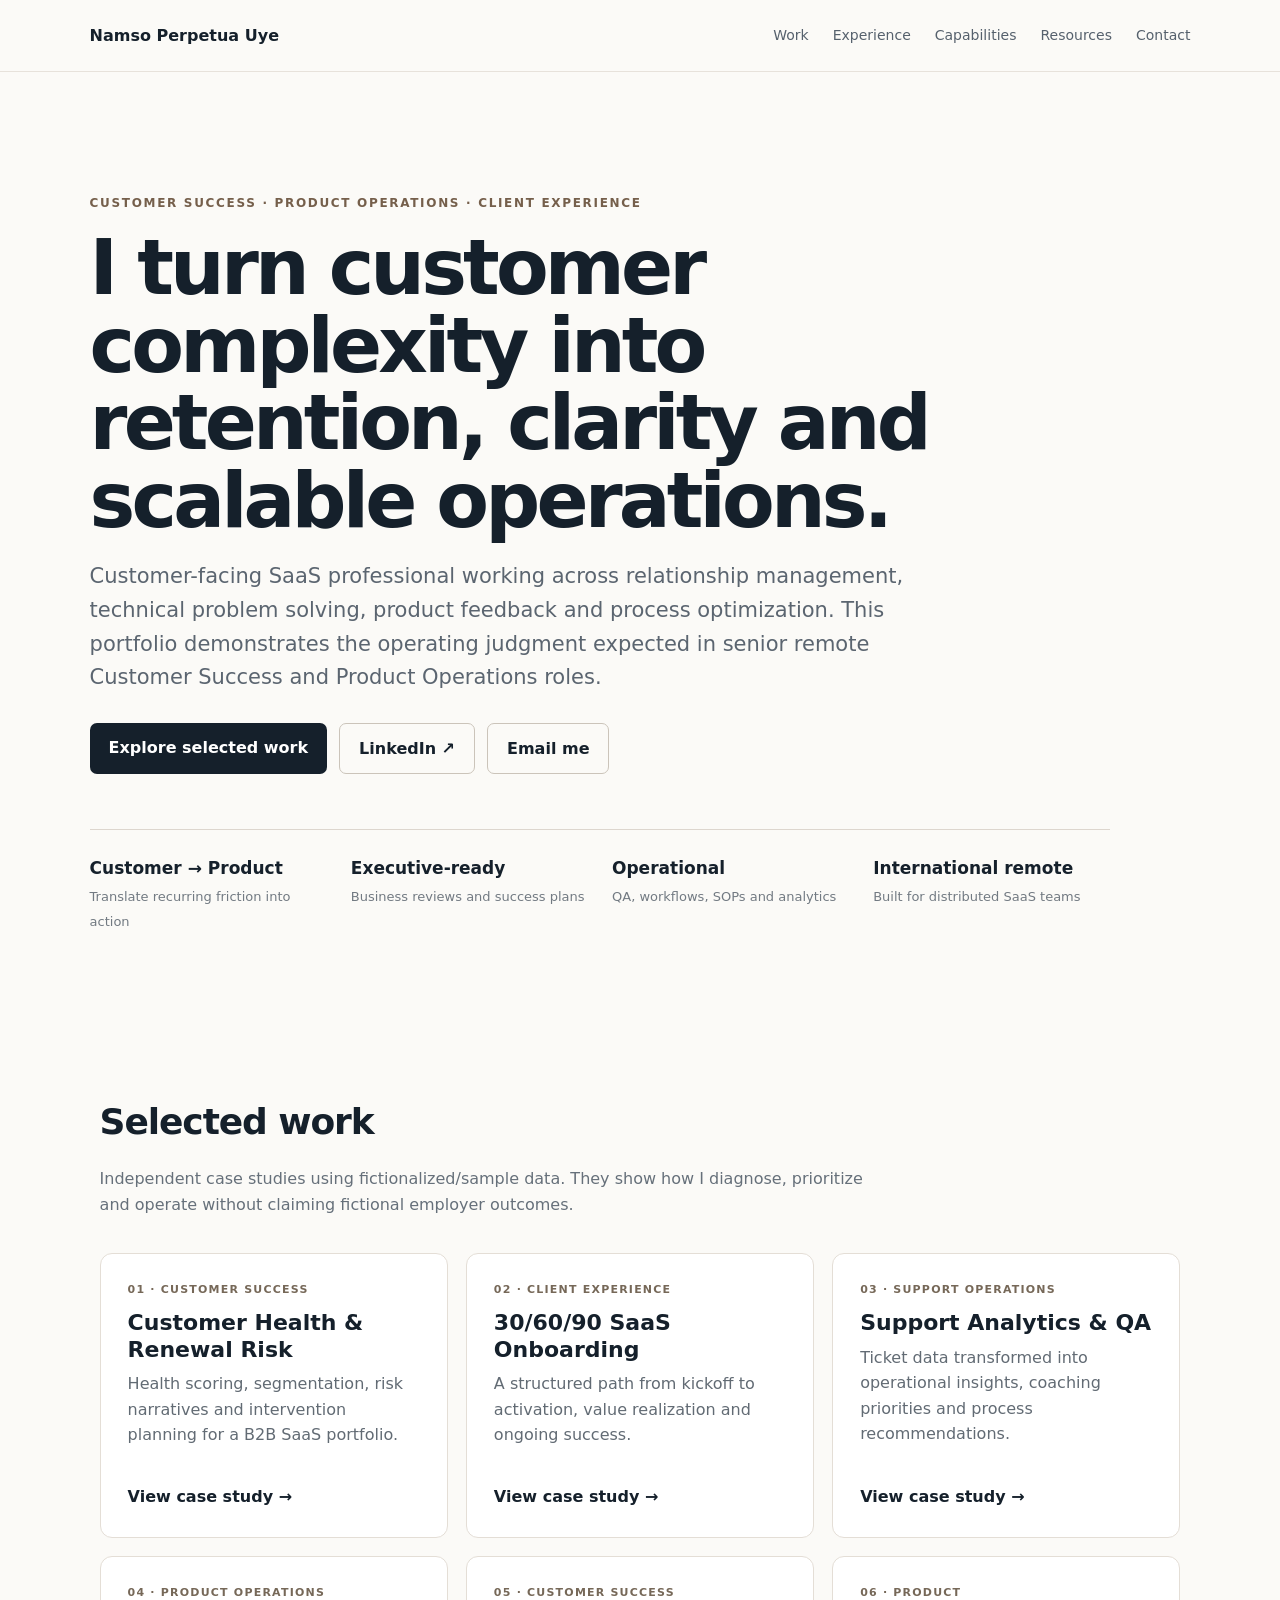
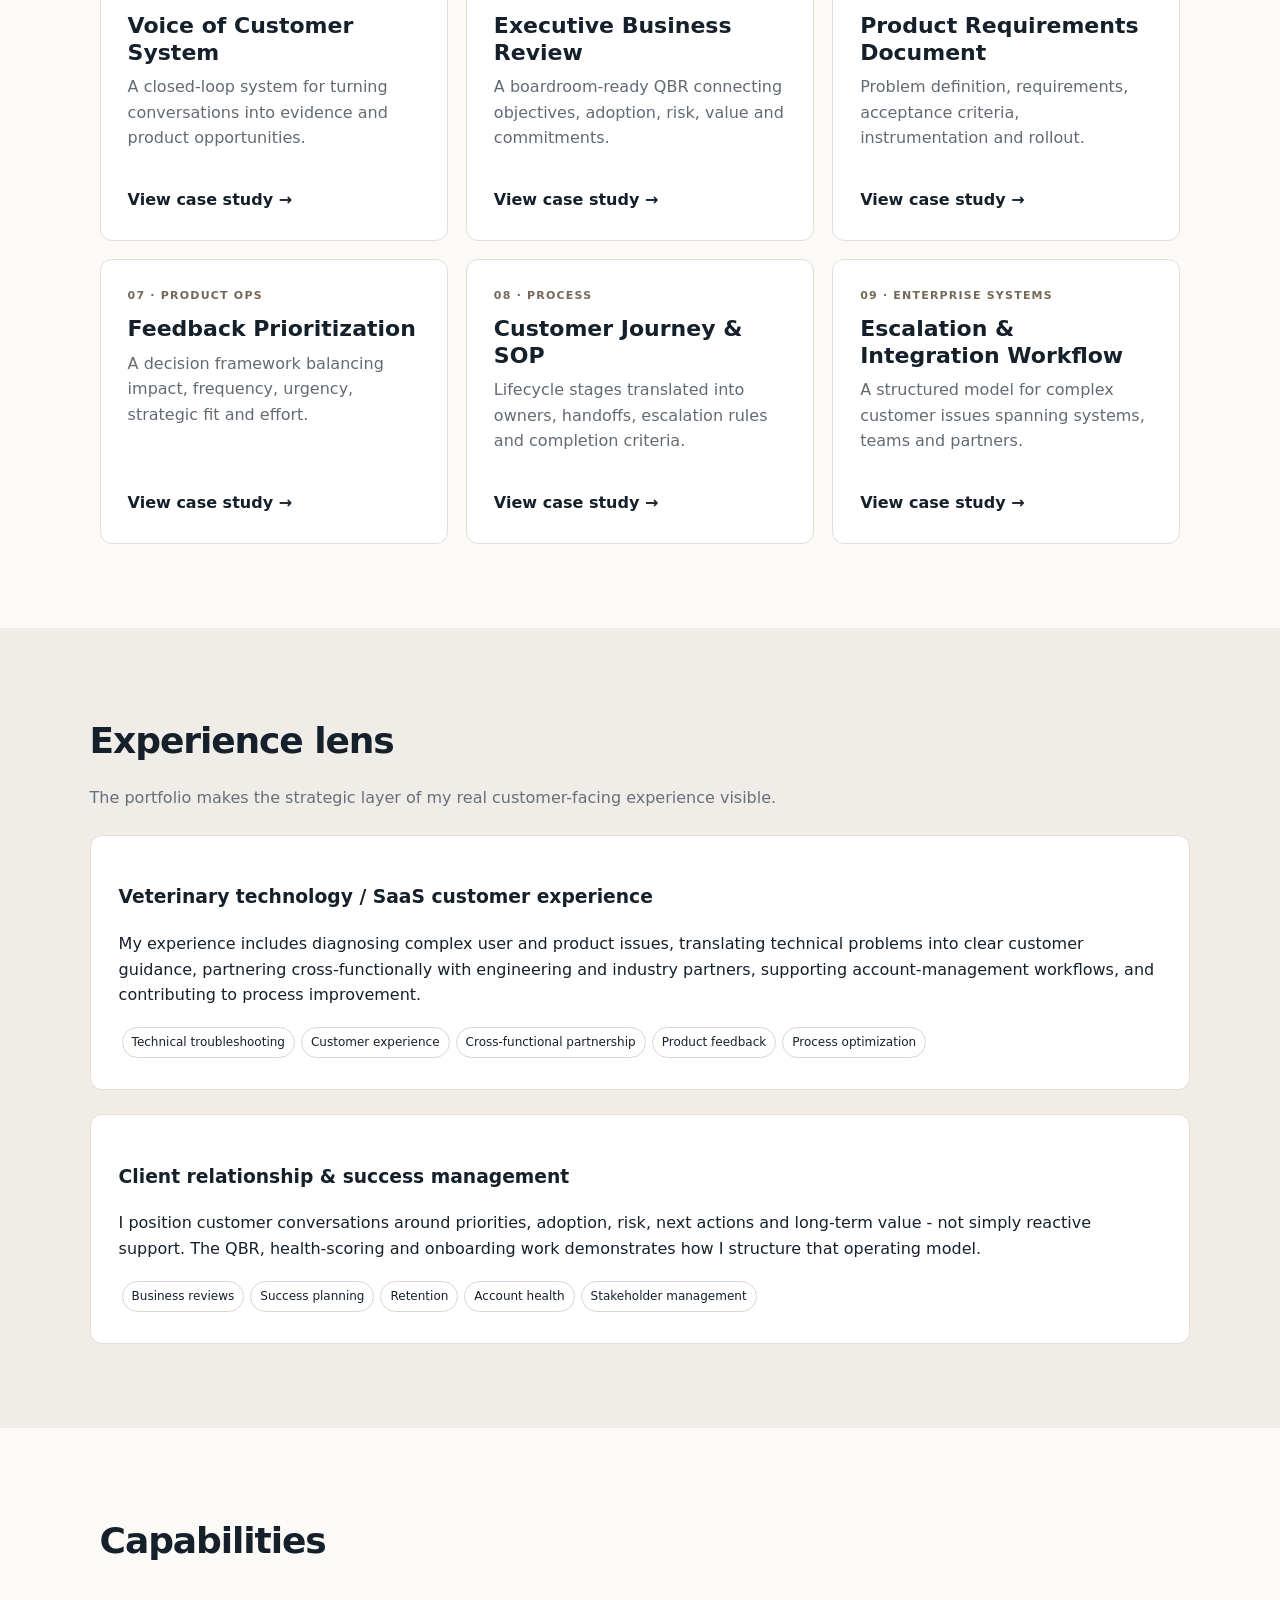
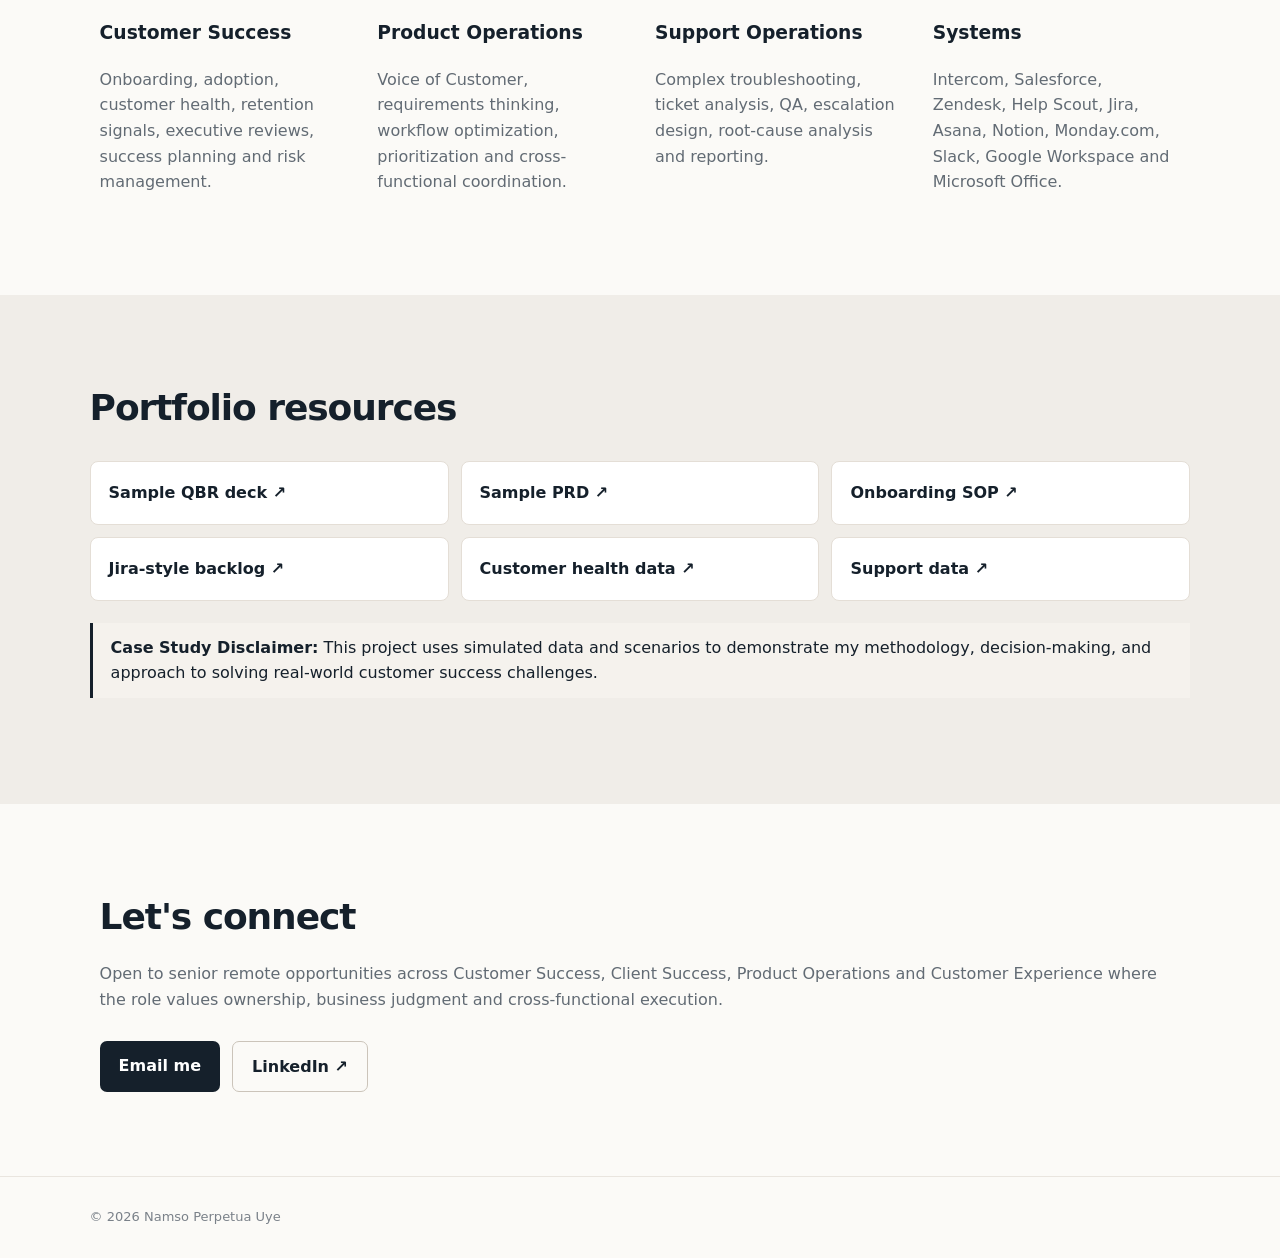
<file: index.html>
<!doctype html><html><head><meta charset="utf-8"><meta name="viewport" content="width=device-width,initial-scale=1"><title>Namso Perpetua Uye | Customer Success & Product Operations</title><link rel="stylesheet" href="styles.css"></head><body><header class="nav"><a class="brand" href="#top">Namso Perpetua Uye</a><nav><a href="#work">Work</a><a href="#experience">Experience</a><a href="#capabilities">Capabilities</a><a href="#resources">Resources</a><a href="#contact">Contact</a></nav></header><main id="top">
<section class="hero"><p class="eyebrow">CUSTOMER SUCCESS · PRODUCT OPERATIONS · CLIENT EXPERIENCE</p><h1>I turn customer complexity into retention, clarity and scalable operations.</h1><p class="lead">Customer-facing SaaS professional working across relationship management, technical problem solving, product feedback and process optimization. This portfolio demonstrates the operating judgment expected in senior remote Customer Success and Product Operations roles.</p><div class="buttons"><a class="button" href="#work">Explore selected work</a><a class="button secondary" href="https://www.linkedin.com/in/namsouye/" target="_blank">LinkedIn ↗</a><a class="button secondary" href="mailto:namsoperpetua@gmail.com">Email me</a></div><div class="proof"><div><strong>Customer → Product</strong><span>Translate recurring friction into action</span></div><div><strong>Executive-ready</strong><span>Business reviews and success plans</span></div><div><strong>Operational</strong><span>QA, workflows, SOPs and analytics</span></div><div><strong>International remote</strong><span>Built for distributed SaaS teams</span></div></div></section>
<section id="work" class="section"><h2>Selected work</h2><p class="section-intro">Independent case studies using fictionalized/sample data. They show how I diagnose, prioritize and operate without claiming fictional employer outcomes.</p><div class="grid"><article class="card"><span>01 · CUSTOMER SUCCESS</span><h3>Customer Health & Renewal Risk</h3><p>Health scoring, segmentation, risk narratives and intervention planning for a B2B SaaS portfolio.</p><a href="case-studies/customer-health.html">View case study →</a></article><article class="card"><span>02 · CLIENT EXPERIENCE</span><h3>30/60/90 SaaS Onboarding</h3><p>A structured path from kickoff to activation, value realization and ongoing success.</p><a href="case-studies/onboarding.html">View case study →</a></article><article class="card"><span>03 · SUPPORT OPERATIONS</span><h3>Support Analytics & QA</h3><p>Ticket data transformed into operational insights, coaching priorities and process recommendations.</p><a href="case-studies/support-ops.html">View case study →</a></article><article class="card"><span>04 · PRODUCT OPERATIONS</span><h3>Voice of Customer System</h3><p>A closed-loop system for turning conversations into evidence and product opportunities.</p><a href="case-studies/voc.html">View case study →</a></article><article class="card"><span>05 · CUSTOMER SUCCESS</span><h3>Executive Business Review</h3><p>A boardroom-ready QBR connecting objectives, adoption, risk, value and commitments.</p><a href="case-studies/qbr.html">View case study →</a></article><article class="card"><span>06 · PRODUCT</span><h3>Product Requirements Document</h3><p>Problem definition, requirements, acceptance criteria, instrumentation and rollout.</p><a href="case-studies/prd.html">View case study →</a></article><article class="card"><span>07 · PRODUCT OPS</span><h3>Feedback Prioritization</h3><p>A decision framework balancing impact, frequency, urgency, strategic fit and effort.</p><a href="case-studies/prioritization.html">View case study →</a></article><article class="card"><span>08 · PROCESS</span><h3>Customer Journey & SOP</h3><p>Lifecycle stages translated into owners, handoffs, escalation rules and completion criteria.</p><a href="case-studies/journey-sop.html">View case study →</a></article><article class="card"><span>09 · ENTERPRISE SYSTEMS</span><h3>Escalation & Integration Workflow</h3><p>A structured model for complex customer issues spanning systems, teams and partners.</p><a href="case-studies/escalation.html">View case study →</a></article></div></section>
<section id="experience" class="section muted"><h2>Experience lens</h2><p class="section-intro">The portfolio makes the strategic layer of my real customer-facing experience visible.</p><div class="experience"><h3>Veterinary technology / SaaS customer experience</h3><p>My experience includes diagnosing complex user and product issues, translating technical problems into clear customer guidance, partnering cross-functionally with engineering and industry partners, supporting account-management workflows, and contributing to process improvement.</p><span class="tag">Technical troubleshooting</span><span class="tag">Customer experience</span><span class="tag">Cross-functional partnership</span><span class="tag">Product feedback</span><span class="tag">Process optimization</span></div><div class="experience"><h3>Client relationship & success management</h3><p>I position customer conversations around priorities, adoption, risk, next actions and long-term value - not simply reactive support. The QBR, health-scoring and onboarding work demonstrates how I structure that operating model.</p><span class="tag">Business reviews</span><span class="tag">Success planning</span><span class="tag">Retention</span><span class="tag">Account health</span><span class="tag">Stakeholder management</span></div></section>
<section id="capabilities" class="section"><h2>Capabilities</h2><div class="cap-grid"><div><h3>Customer Success</h3><p>Onboarding, adoption, customer health, retention signals, executive reviews, success planning and risk management.</p></div><div><h3>Product Operations</h3><p>Voice of Customer, requirements thinking, workflow optimization, prioritization and cross-functional coordination.</p></div><div><h3>Support Operations</h3><p>Complex troubleshooting, ticket analysis, QA, escalation design, root-cause analysis and reporting.</p></div><div><h3>Systems</h3><p>Intercom, Salesforce, Zendesk, Help Scout, Jira, Asana, Notion, Monday.com, Slack, Google Workspace and Microsoft Office.</p></div></div></section>
<section id="resources" class="section muted"><h2>Portfolio resources</h2><p></p><div class="resource-grid"><a href="deliverables/Namso_Perpetua_Uye_QBR.pptx">Sample QBR deck ↗</a><a href="deliverables/Namso_Perpetua_Uye_PRD.pdf">Sample PRD ↗</a><a href="deliverables/Namso_Perpetua_Uye_Onboarding_SOP.pdf">Onboarding SOP ↗</a><a href="assets/product_backlog.csv">Jira-style backlog ↗</a><a href="assets/customer_health_data.csv">Customer health data ↗</a><a href="assets/support_ticket_data.csv">Support data ↗</a></div><div class="callout"><strong>Case Study Disclaimer:</strong> This project uses simulated data and scenarios to demonstrate my methodology, decision-making, and approach to solving real-world customer success challenges.</div></section>
<section id="contact" class="section contact"><h2>Let's connect</h2><p>Open to senior remote opportunities across Customer Success, Client Success, Product Operations and Customer Experience where the role values ownership, business judgment and cross-functional execution.</p><div class="buttons"><a class="button" href="mailto:namsoperpetua@gmail.com">Email me</a><a class="button secondary" href="https://www.linkedin.com/in/namsouye/" target="_blank">LinkedIn ↗</a></div></section></main><footer>© 2026 Namso Perpetua Uye</footer></body></html>
</file>
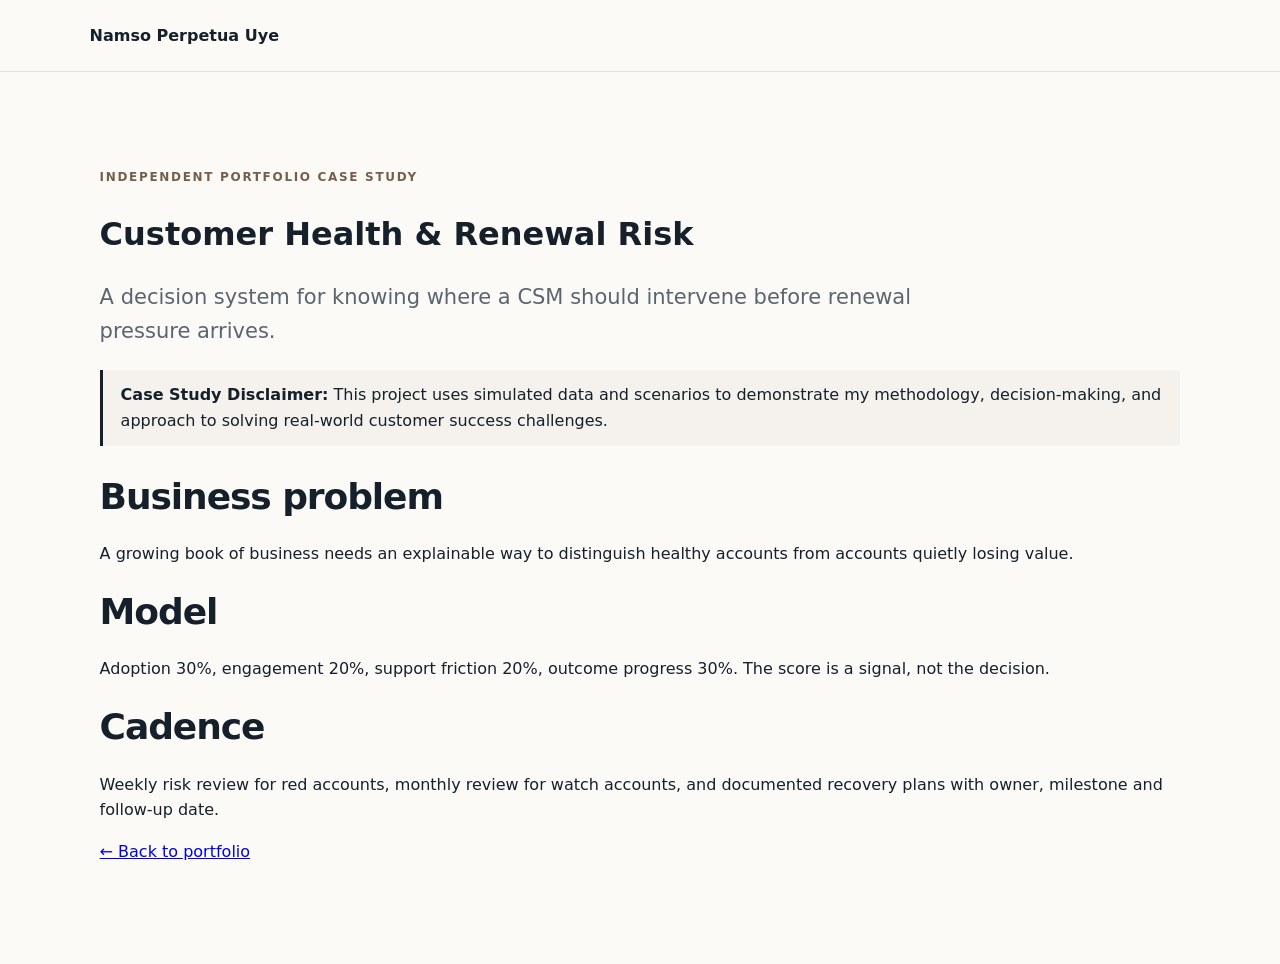
<file: case-studies/customer-health.html>
<!doctype html><html><head><meta charset="utf-8"><meta name="viewport" content="width=device-width,initial-scale=1"><title>Customer Health & Renewal Risk | Namso Perpetua Uye</title><link rel="stylesheet" href="../styles.css"></head><body><header class="nav"><a class="brand" href="../index.html">Namso Perpetua Uye</a></header><main class="section"><p class="eyebrow">INDEPENDENT PORTFOLIO CASE STUDY</p><h1>Customer Health & Renewal Risk</h1><p class="lead">A decision system for knowing where a CSM should intervene before renewal pressure arrives.</p><div class="callout"><strong>Case Study Disclaimer:</strong> This project uses simulated data and scenarios to demonstrate my methodology, decision-making, and approach to solving real-world customer success challenges.</div><h2>Business problem</h2><p>A growing book of business needs an explainable way to distinguish healthy accounts from accounts quietly losing value.</p><h2>Model</h2><p>Adoption 30%, engagement 20%, support friction 20%, outcome progress 30%. The score is a signal, not the decision.</p><h2>Cadence</h2><p>Weekly risk review for red accounts, monthly review for watch accounts, and documented recovery plans with owner, milestone and follow-up date.</p><p><a href="../index.html">← Back to portfolio</a></p></main></body></html>
</file>
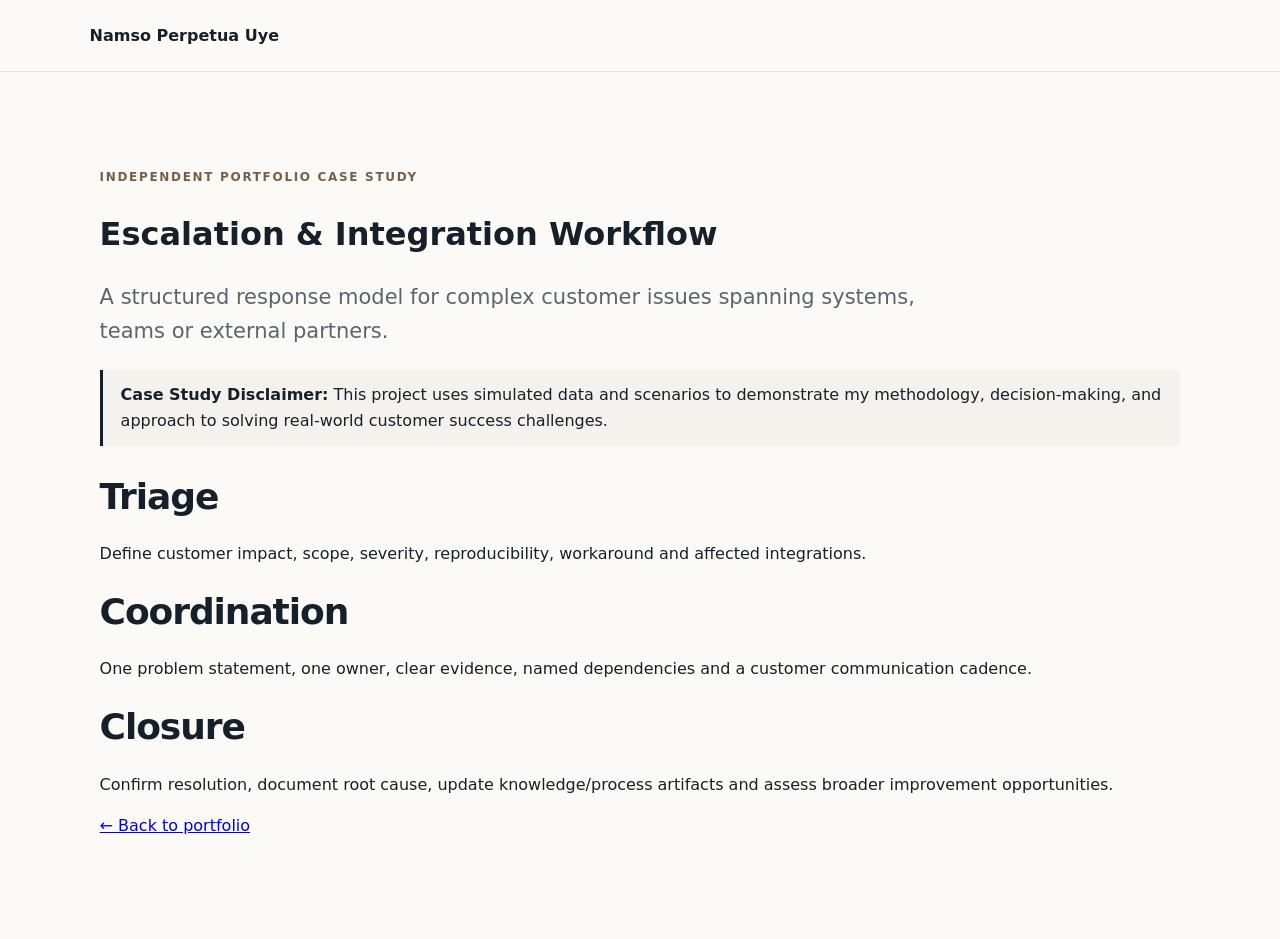
<file: case-studies/escalation.html>
<!doctype html><html><head><meta charset="utf-8"><meta name="viewport" content="width=device-width,initial-scale=1"><title>Escalation & Integration Workflow | Namso Perpetua Uye</title><link rel="stylesheet" href="../styles.css"></head><body><header class="nav"><a class="brand" href="../index.html">Namso Perpetua Uye</a></header><main class="section"><p class="eyebrow">INDEPENDENT PORTFOLIO CASE STUDY</p><h1>Escalation & Integration Workflow</h1><p class="lead">A structured response model for complex customer issues spanning systems, teams or external partners.</p><div class="callout"><strong>Case Study Disclaimer:</strong> This project uses simulated data and scenarios to demonstrate my methodology, decision-making, and approach to solving real-world customer success challenges.</div><h2>Triage</h2><p>Define customer impact, scope, severity, reproducibility, workaround and affected integrations.</p><h2>Coordination</h2><p>One problem statement, one owner, clear evidence, named dependencies and a customer communication cadence.</p><h2>Closure</h2><p>Confirm resolution, document root cause, update knowledge/process artifacts and assess broader improvement opportunities.</p><p><a href="../index.html">← Back to portfolio</a></p></main></body></html>
</file>
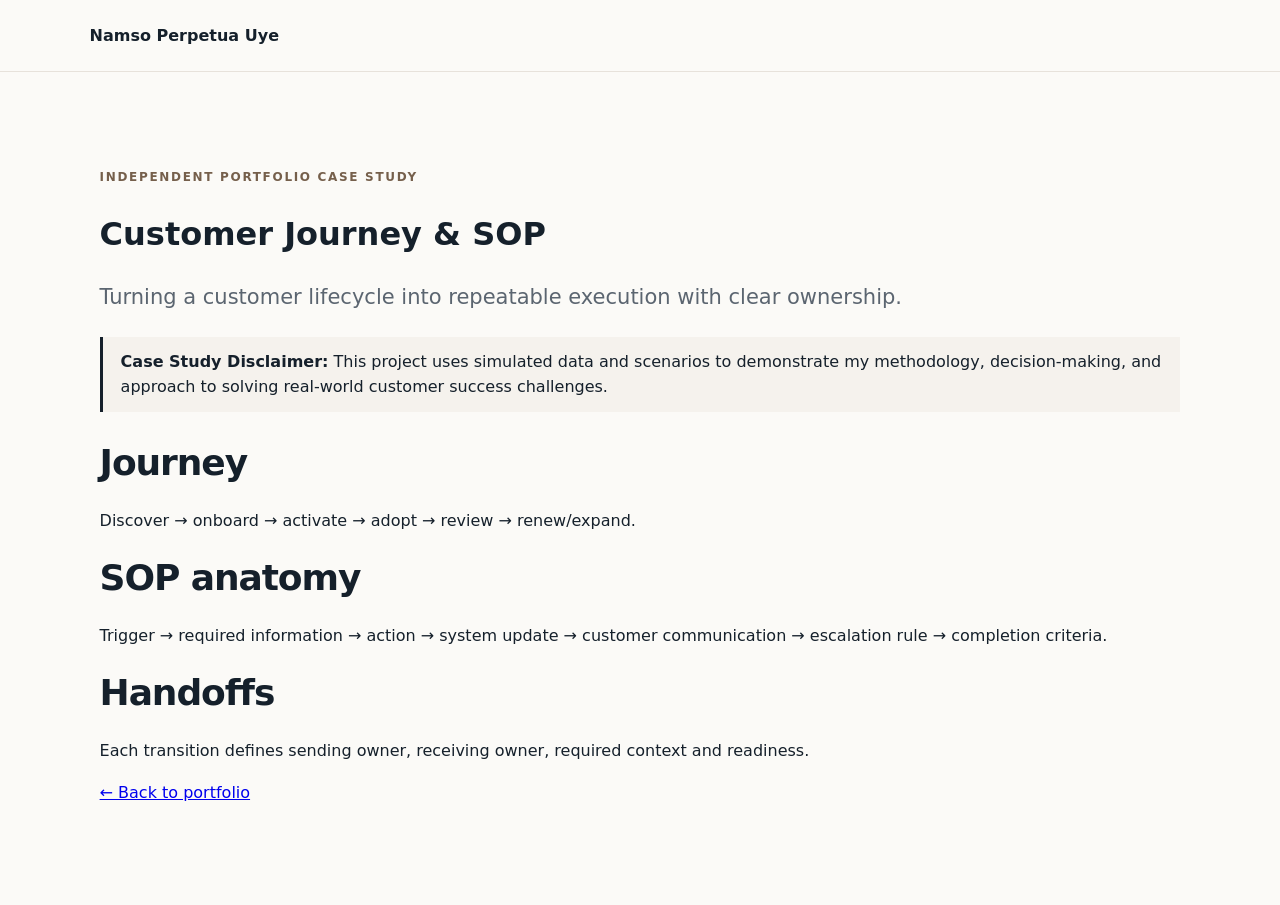
<file: case-studies/journey-sop.html>
<!doctype html><html><head><meta charset="utf-8"><meta name="viewport" content="width=device-width,initial-scale=1"><title>Customer Journey & SOP | Namso Perpetua Uye</title><link rel="stylesheet" href="../styles.css"></head><body><header class="nav"><a class="brand" href="../index.html">Namso Perpetua Uye</a></header><main class="section"><p class="eyebrow">INDEPENDENT PORTFOLIO CASE STUDY</p><h1>Customer Journey & SOP</h1><p class="lead">Turning a customer lifecycle into repeatable execution with clear ownership.</p><div class="callout"><strong>Case Study Disclaimer:</strong> This project uses simulated data and scenarios to demonstrate my methodology, decision-making, and approach to solving real-world customer success challenges.</div><h2>Journey</h2><p>Discover → onboard → activate → adopt → review → renew/expand.</p><h2>SOP anatomy</h2><p>Trigger → required information → action → system update → customer communication → escalation rule → completion criteria.</p><h2>Handoffs</h2><p>Each transition defines sending owner, receiving owner, required context and readiness.</p><p><a href="../index.html">← Back to portfolio</a></p></main></body></html>
</file>
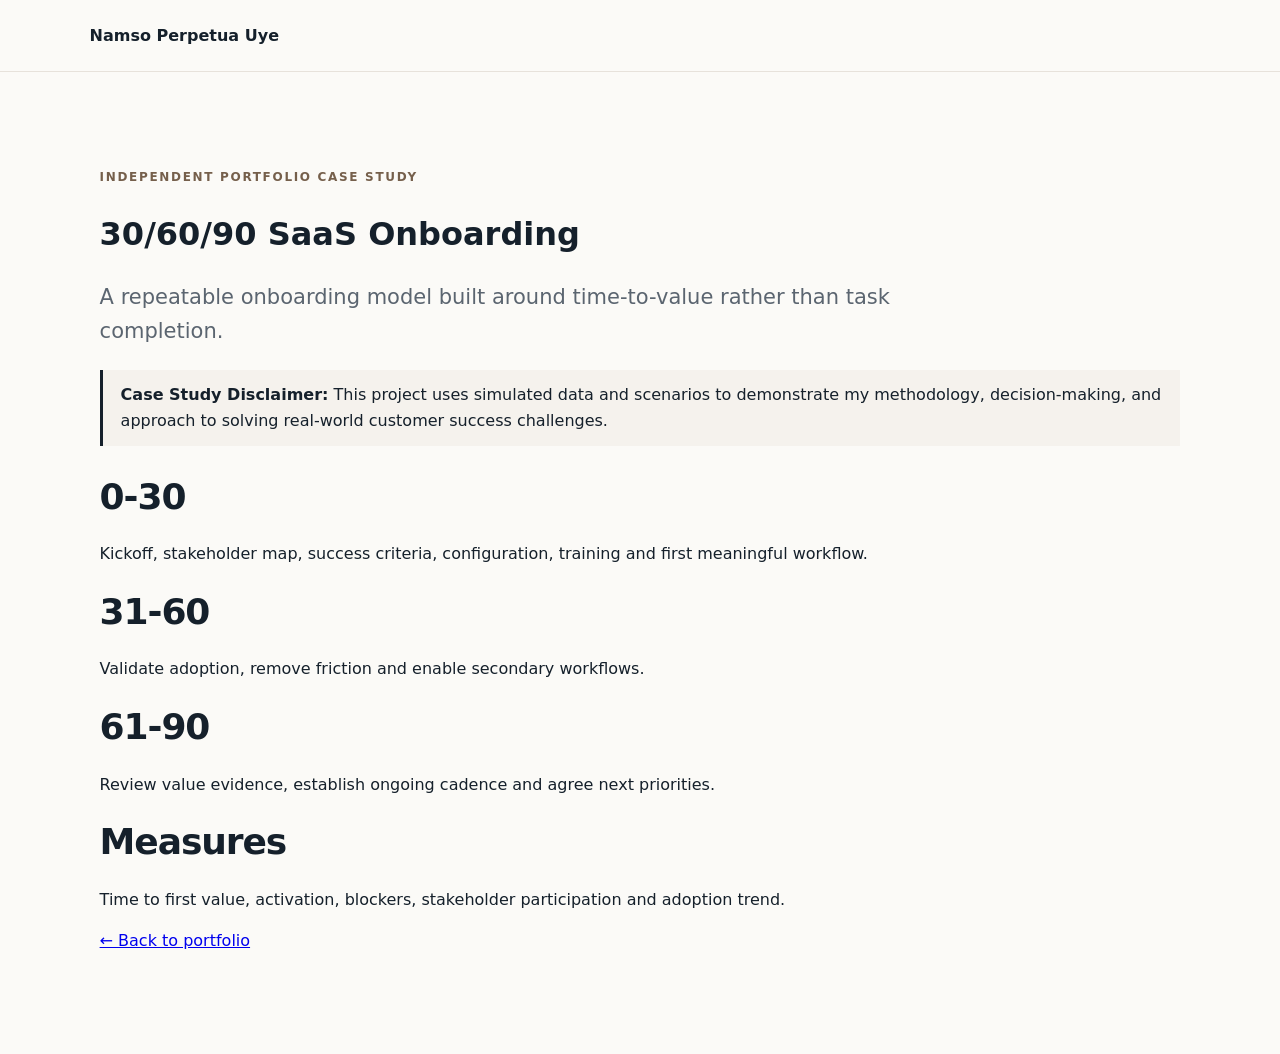
<file: case-studies/onboarding.html>
<!doctype html><html><head><meta charset="utf-8"><meta name="viewport" content="width=device-width,initial-scale=1"><title>30/60/90 SaaS Onboarding | Namso Perpetua Uye</title><link rel="stylesheet" href="../styles.css"></head><body><header class="nav"><a class="brand" href="../index.html">Namso Perpetua Uye</a></header><main class="section"><p class="eyebrow">INDEPENDENT PORTFOLIO CASE STUDY</p><h1>30/60/90 SaaS Onboarding</h1><p class="lead">A repeatable onboarding model built around time-to-value rather than task completion.</p><div class="callout"><strong>Case Study Disclaimer:</strong> This project uses simulated data and scenarios to demonstrate my methodology, decision-making, and approach to solving real-world customer success challenges.</div><h2>0-30</h2><p>Kickoff, stakeholder map, success criteria, configuration, training and first meaningful workflow.</p><h2>31-60</h2><p>Validate adoption, remove friction and enable secondary workflows.</p><h2>61-90</h2><p>Review value evidence, establish ongoing cadence and agree next priorities.</p><h2>Measures</h2><p>Time to first value, activation, blockers, stakeholder participation and adoption trend.</p><p><a href="../index.html">← Back to portfolio</a></p></main></body></html>
</file>
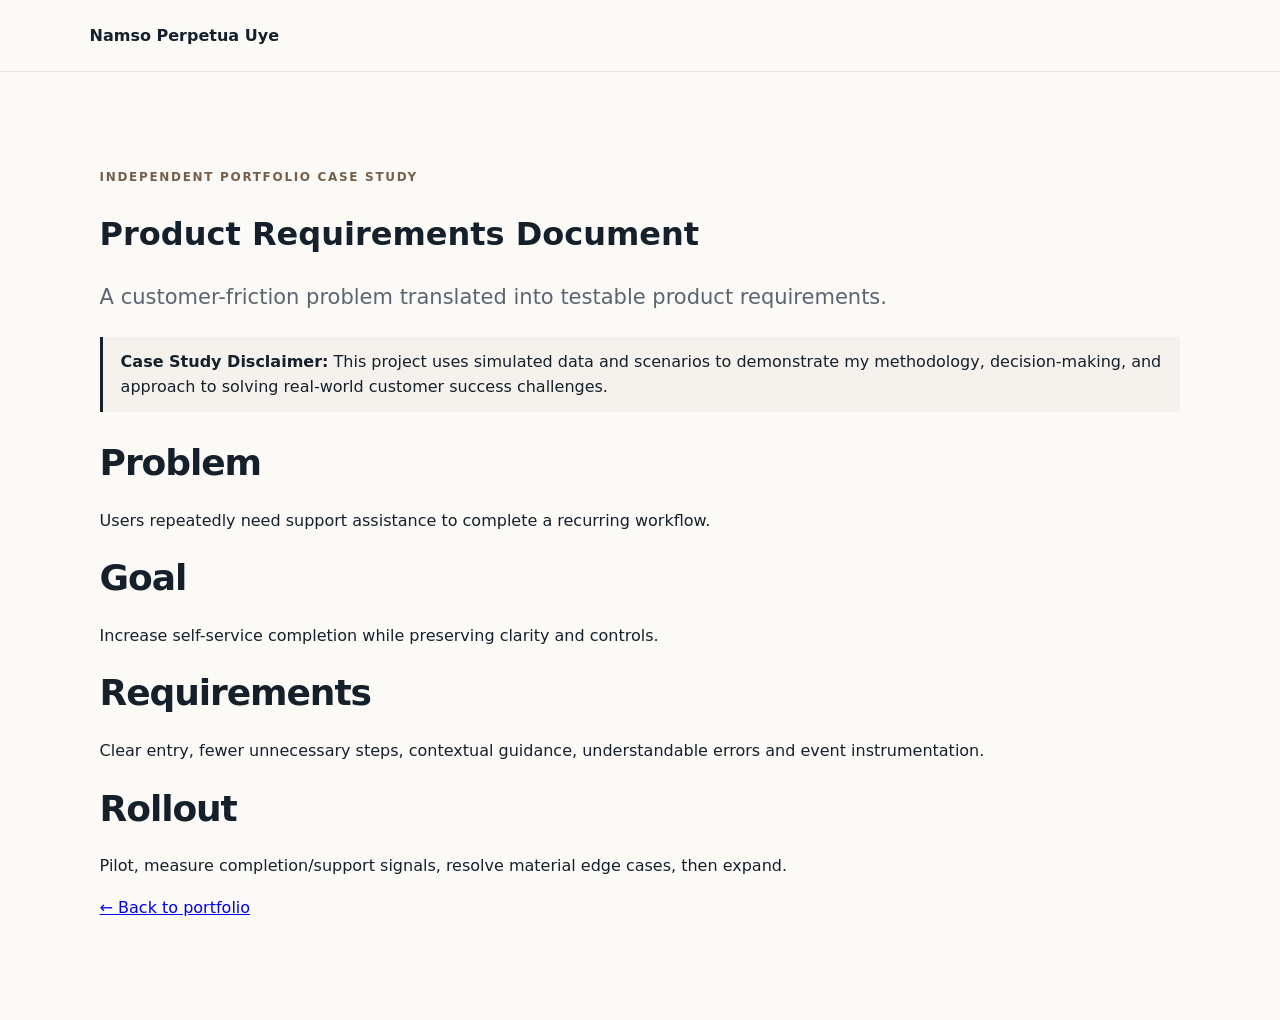
<file: case-studies/prd.html>
<!doctype html><html><head><meta charset="utf-8"><meta name="viewport" content="width=device-width,initial-scale=1"><title>Product Requirements Document | Namso Perpetua Uye</title><link rel="stylesheet" href="../styles.css"></head><body><header class="nav"><a class="brand" href="../index.html">Namso Perpetua Uye</a></header><main class="section"><p class="eyebrow">INDEPENDENT PORTFOLIO CASE STUDY</p><h1>Product Requirements Document</h1><p class="lead">A customer-friction problem translated into testable product requirements.</p><div class="callout"><strong>Case Study Disclaimer:</strong> This project uses simulated data and scenarios to demonstrate my methodology, decision-making, and approach to solving real-world customer success challenges.</div><h2>Problem</h2><p>Users repeatedly need support assistance to complete a recurring workflow.</p><h2>Goal</h2><p>Increase self-service completion while preserving clarity and controls.</p><h2>Requirements</h2><p>Clear entry, fewer unnecessary steps, contextual guidance, understandable errors and event instrumentation.</p><h2>Rollout</h2><p>Pilot, measure completion/support signals, resolve material edge cases, then expand.</p><p><a href="../index.html">← Back to portfolio</a></p></main></body></html>
</file>
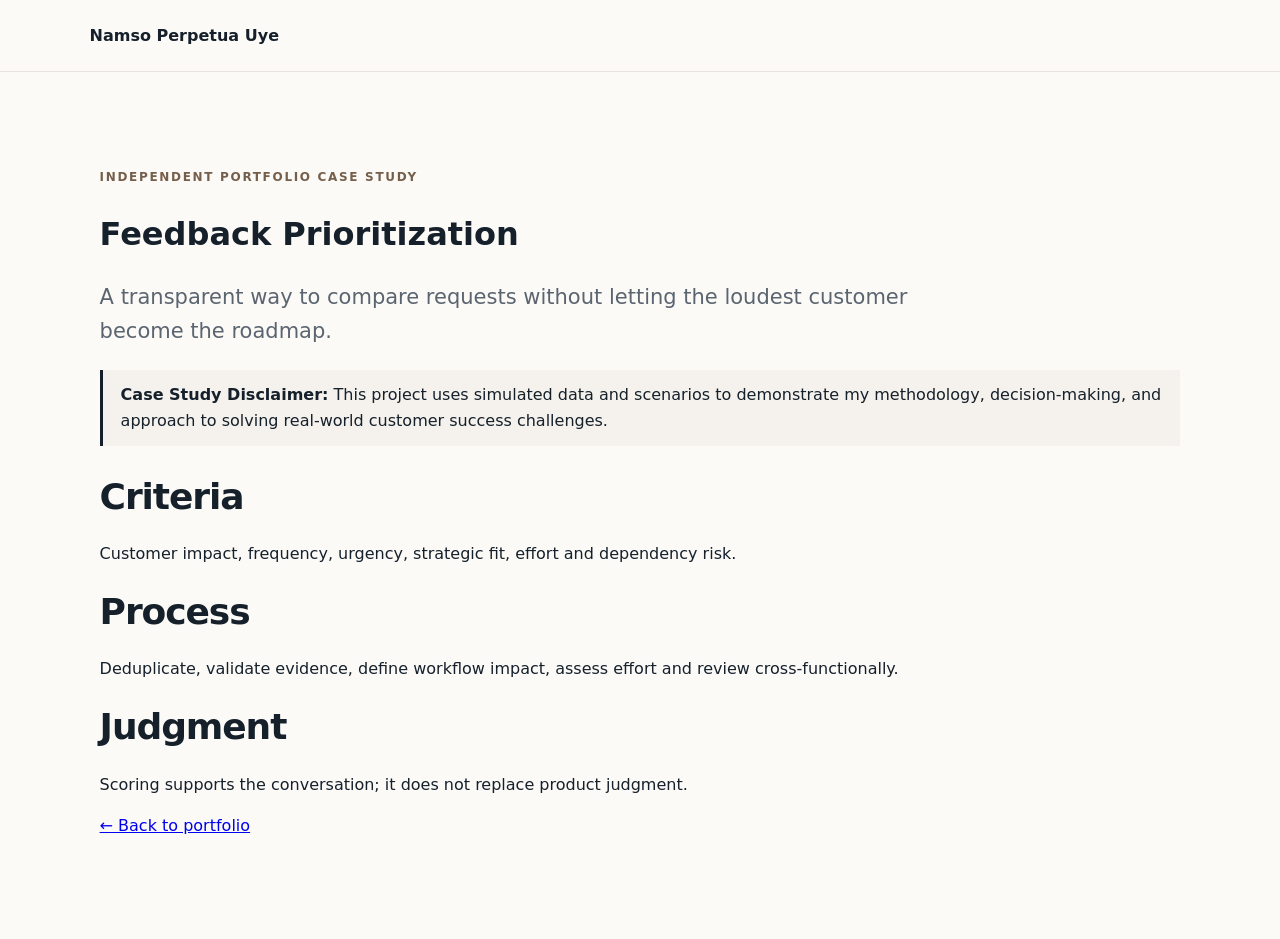
<file: case-studies/prioritization.html>
<!doctype html><html><head><meta charset="utf-8"><meta name="viewport" content="width=device-width,initial-scale=1"><title>Feedback Prioritization | Namso Perpetua Uye</title><link rel="stylesheet" href="../styles.css"></head><body><header class="nav"><a class="brand" href="../index.html">Namso Perpetua Uye</a></header><main class="section"><p class="eyebrow">INDEPENDENT PORTFOLIO CASE STUDY</p><h1>Feedback Prioritization</h1><p class="lead">A transparent way to compare requests without letting the loudest customer become the roadmap.</p><div class="callout"><strong>Case Study Disclaimer:</strong> This project uses simulated data and scenarios to demonstrate my methodology, decision-making, and approach to solving real-world customer success challenges.</div><h2>Criteria</h2><p>Customer impact, frequency, urgency, strategic fit, effort and dependency risk.</p><h2>Process</h2><p>Deduplicate, validate evidence, define workflow impact, assess effort and review cross-functionally.</p><h2>Judgment</h2><p>Scoring supports the conversation; it does not replace product judgment.</p><p><a href="../index.html">← Back to portfolio</a></p></main></body></html>
</file>
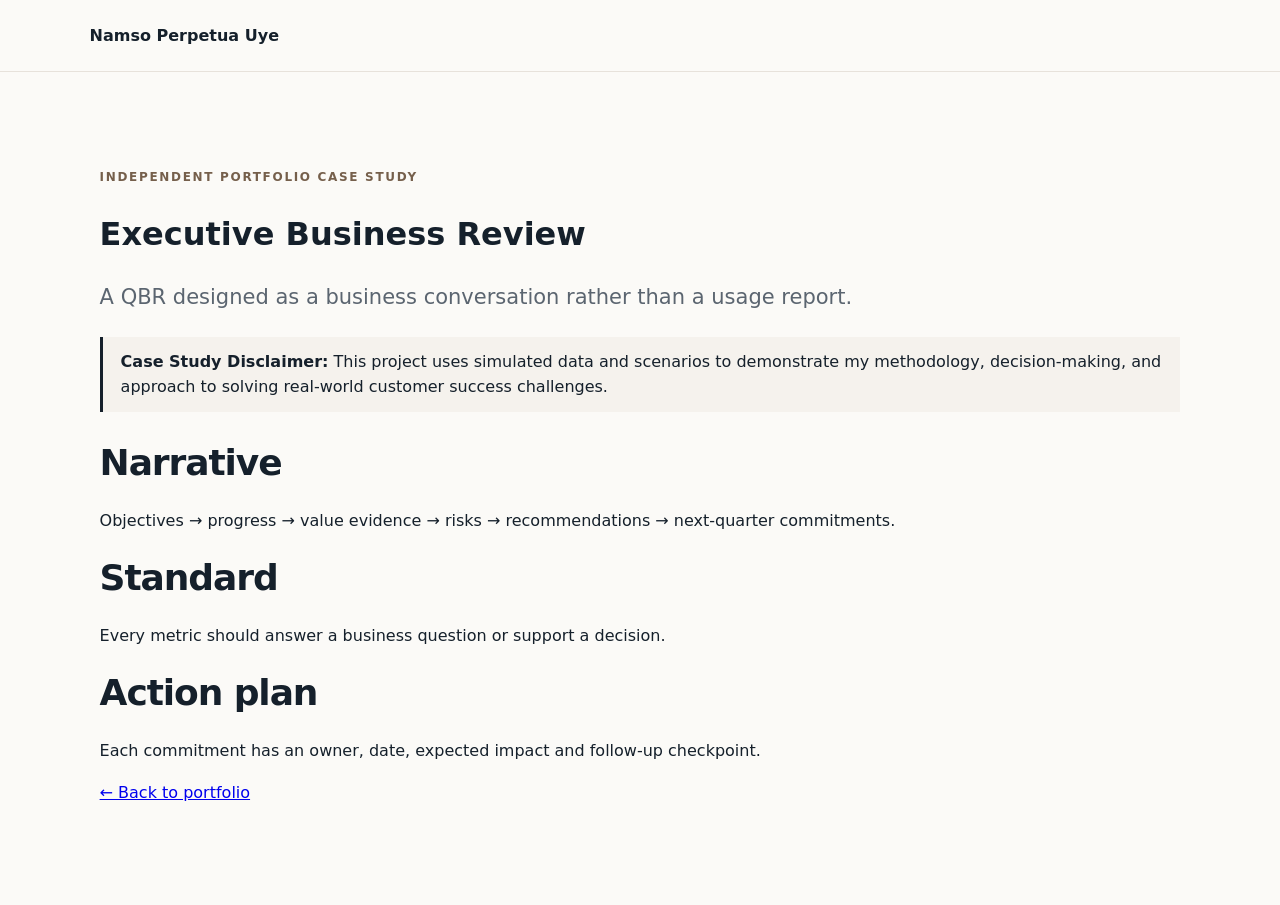
<file: case-studies/qbr.html>
<!doctype html><html><head><meta charset="utf-8"><meta name="viewport" content="width=device-width,initial-scale=1"><title>Executive Business Review | Namso Perpetua Uye</title><link rel="stylesheet" href="../styles.css"></head><body><header class="nav"><a class="brand" href="../index.html">Namso Perpetua Uye</a></header><main class="section"><p class="eyebrow">INDEPENDENT PORTFOLIO CASE STUDY</p><h1>Executive Business Review</h1><p class="lead">A QBR designed as a business conversation rather than a usage report.</p><div class="callout"><strong>Case Study Disclaimer:</strong> This project uses simulated data and scenarios to demonstrate my methodology, decision-making, and approach to solving real-world customer success challenges.</div><h2>Narrative</h2><p>Objectives → progress → value evidence → risks → recommendations → next-quarter commitments.</p><h2>Standard</h2><p>Every metric should answer a business question or support a decision.</p><h2>Action plan</h2><p>Each commitment has an owner, date, expected impact and follow-up checkpoint.</p><p><a href="../index.html">← Back to portfolio</a></p></main></body></html>
</file>
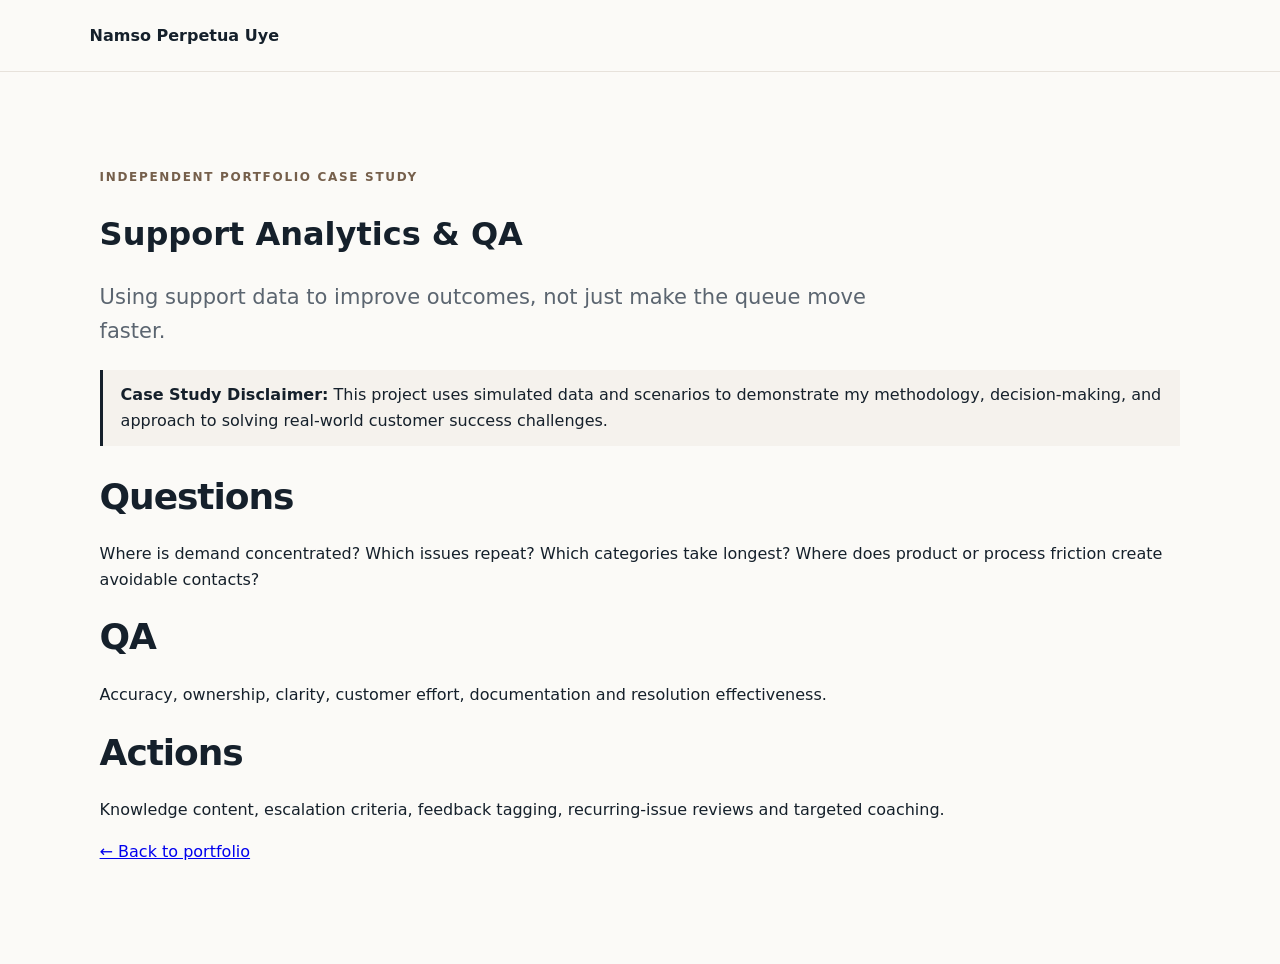
<file: case-studies/support-ops.html>
<!doctype html><html><head><meta charset="utf-8"><meta name="viewport" content="width=device-width,initial-scale=1"><title>Support Analytics & QA | Namso Perpetua Uye</title><link rel="stylesheet" href="../styles.css"></head><body><header class="nav"><a class="brand" href="../index.html">Namso Perpetua Uye</a></header><main class="section"><p class="eyebrow">INDEPENDENT PORTFOLIO CASE STUDY</p><h1>Support Analytics & QA</h1><p class="lead">Using support data to improve outcomes, not just make the queue move faster.</p><div class="callout"><strong>Case Study Disclaimer:</strong> This project uses simulated data and scenarios to demonstrate my methodology, decision-making, and approach to solving real-world customer success challenges.</div><h2>Questions</h2><p>Where is demand concentrated? Which issues repeat? Which categories take longest? Where does product or process friction create avoidable contacts?</p><h2>QA</h2><p>Accuracy, ownership, clarity, customer effort, documentation and resolution effectiveness.</p><h2>Actions</h2><p>Knowledge content, escalation criteria, feedback tagging, recurring-issue reviews and targeted coaching.</p><p><a href="../index.html">← Back to portfolio</a></p></main></body></html>
</file>
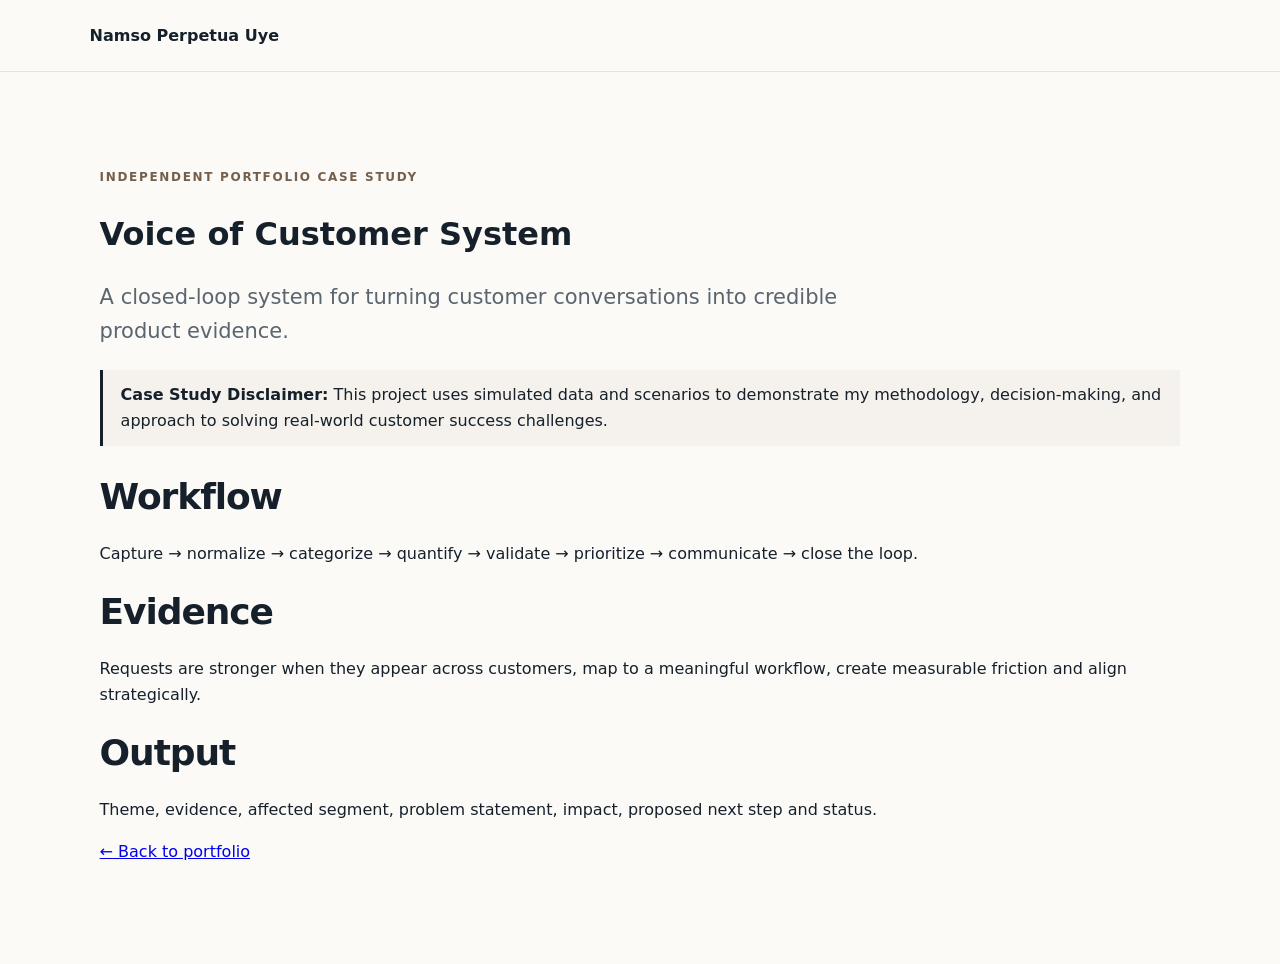
<file: case-studies/voc.html>
<!doctype html><html><head><meta charset="utf-8"><meta name="viewport" content="width=device-width,initial-scale=1"><title>Voice of Customer System | Namso Perpetua Uye</title><link rel="stylesheet" href="../styles.css"></head><body><header class="nav"><a class="brand" href="../index.html">Namso Perpetua Uye</a></header><main class="section"><p class="eyebrow">INDEPENDENT PORTFOLIO CASE STUDY</p><h1>Voice of Customer System</h1><p class="lead">A closed-loop system for turning customer conversations into credible product evidence.</p><div class="callout"><strong>Case Study Disclaimer:</strong> This project uses simulated data and scenarios to demonstrate my methodology, decision-making, and approach to solving real-world customer success challenges.</div><h2>Workflow</h2><p>Capture → normalize → categorize → quantify → validate → prioritize → communicate → close the loop.</p><h2>Evidence</h2><p>Requests are stronger when they appear across customers, map to a meaningful workflow, create measurable friction and align strategically.</p><h2>Output</h2><p>Theme, evidence, affected segment, problem statement, impact, proposed next step and status.</p><p><a href="../index.html">← Back to portfolio</a></p></main></body></html>
</file>
<file: styles.css>
*{box-sizing:border-box}html{scroll-behavior:smooth}body{margin:0;font-family:Inter,ui-sans-serif,system-ui,-apple-system,BlinkMacSystemFont,"Segoe UI",sans-serif;color:#15202b;background:#fbfaf7;line-height:1.6}.nav{height:72px;display:flex;align-items:center;justify-content:space-between;padding:0 7%;border-bottom:1px solid #e7e2db;background:rgba(251,250,247,.96);position:sticky;top:0;z-index:10}.brand{font-weight:800;color:#15202b;text-decoration:none}.nav nav{display:flex;gap:24px}.nav nav a{color:#56616d;text-decoration:none;font-size:14px}.hero{padding:110px 7% 75px;max-width:1200px}.eyebrow{font-size:12px;letter-spacing:.14em;font-weight:800;color:#755f4b}.hero h1{font-size:clamp(44px,6vw,78px);line-height:1.01;letter-spacing:-.05em;max-width:1000px;margin:16px 0}.lead{font-size:21px;color:#5b6570;max-width:820px}.buttons{display:flex;gap:12px;flex-wrap:wrap;margin-top:28px}.button{display:inline-block;background:#15202b;color:#fff;text-decoration:none;padding:12px 19px;border-radius:7px;font-weight:700}.button.secondary{background:transparent;color:#15202b;border:1px solid #cbc4ba}.proof{display:grid;grid-template-columns:repeat(4,1fr);gap:24px;margin-top:55px;padding-top:25px;border-top:1px solid #ddd6ce}.proof strong{display:block;font-size:17px}.proof span{font-size:13px;color:#727a82}.section{padding:84px 7%;max-width:1260px;margin:auto}.section h2{font-size:36px;letter-spacing:-.03em;margin:0 0 10px}.section-intro{color:#66707a;max-width:780px}.grid{display:grid;grid-template-columns:repeat(3,1fr);gap:18px;margin-top:35px}.card{background:white;border:1px solid #e4ded6;border-radius:12px;padding:27px;min-height:285px;display:flex;flex-direction:column}.card span{font-size:11px;letter-spacing:.11em;font-weight:800;color:#766858}.card h3{font-size:22px;line-height:1.2;margin:12px 0 8px}.card p{color:#626b74;margin:0 0 18px}.card a{margin-top:auto;color:#15202b;font-weight:750;text-decoration:none}.muted{max-width:none;background:#f0ede8}.cap-grid,.steps{display:grid;grid-template-columns:repeat(4,1fr);gap:30px;margin-top:30px}.cap-grid p,.steps p{color:#626b74}.steps b{font-size:12px;letter-spacing:.1em;color:#766858}.experience{background:#fff;border:1px solid #e4ded6;border-radius:12px;padding:28px;margin-top:24px}.tag{display:inline-block;padding:5px 9px;border:1px solid #ddd5cb;border-radius:20px;font-size:12px;margin:3px}.resource-grid{display:grid;grid-template-columns:repeat(3,1fr);gap:12px;margin-top:25px}.resource-grid a{background:white;border:1px solid #e4ded6;padding:18px;border-radius:8px;color:#15202b;text-decoration:none;font-weight:700}.callout{border-left:3px solid #15202b;padding:12px 18px;background:#f5f2ed;margin:22px 0}.contact p{color:#626b74}footer{border-top:1px solid #e9e5df;padding:30px 7%;color:#7a8189;font-size:13px}@media(max-width:850px){.nav{padding:0 5%}.nav nav{display:none}.hero,.section{padding-left:5%;padding-right:5%}.grid,.cap-grid,.steps,.resource-grid,.proof{grid-template-columns:1fr}}
</file>
